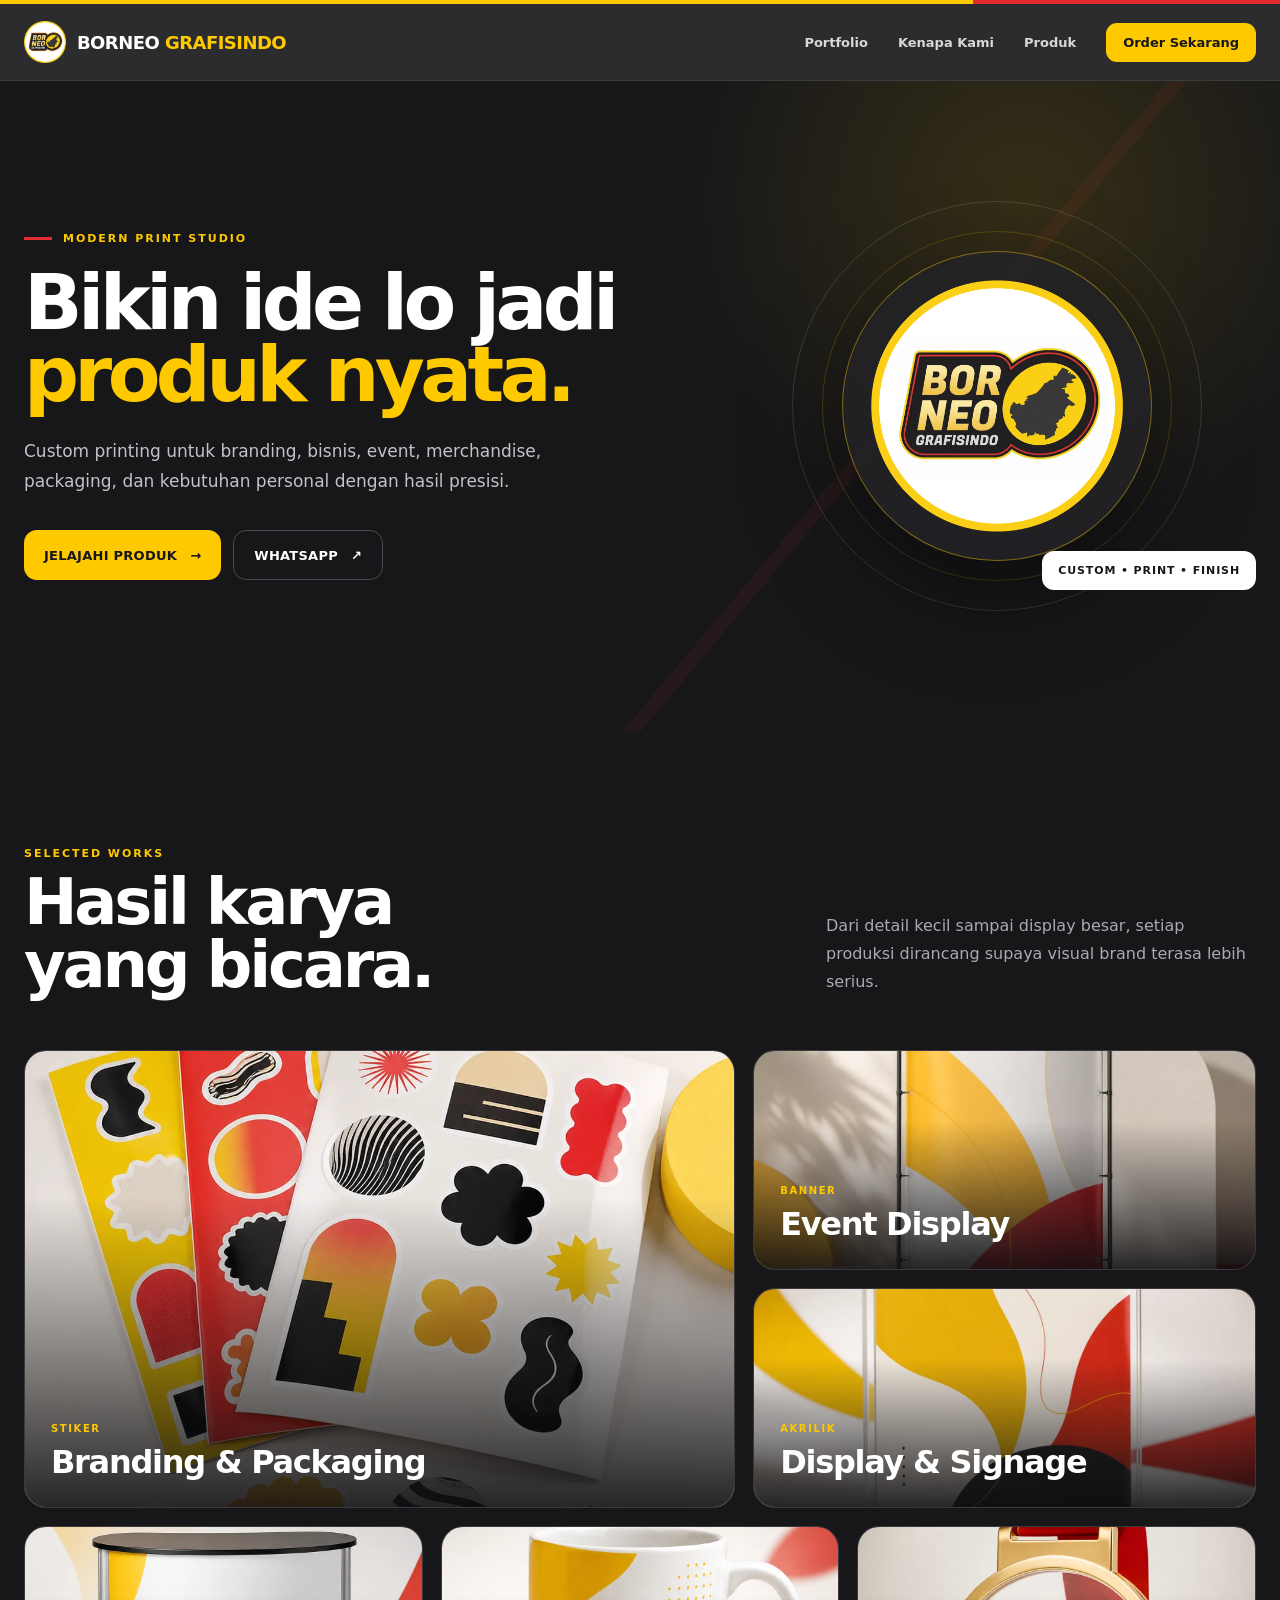
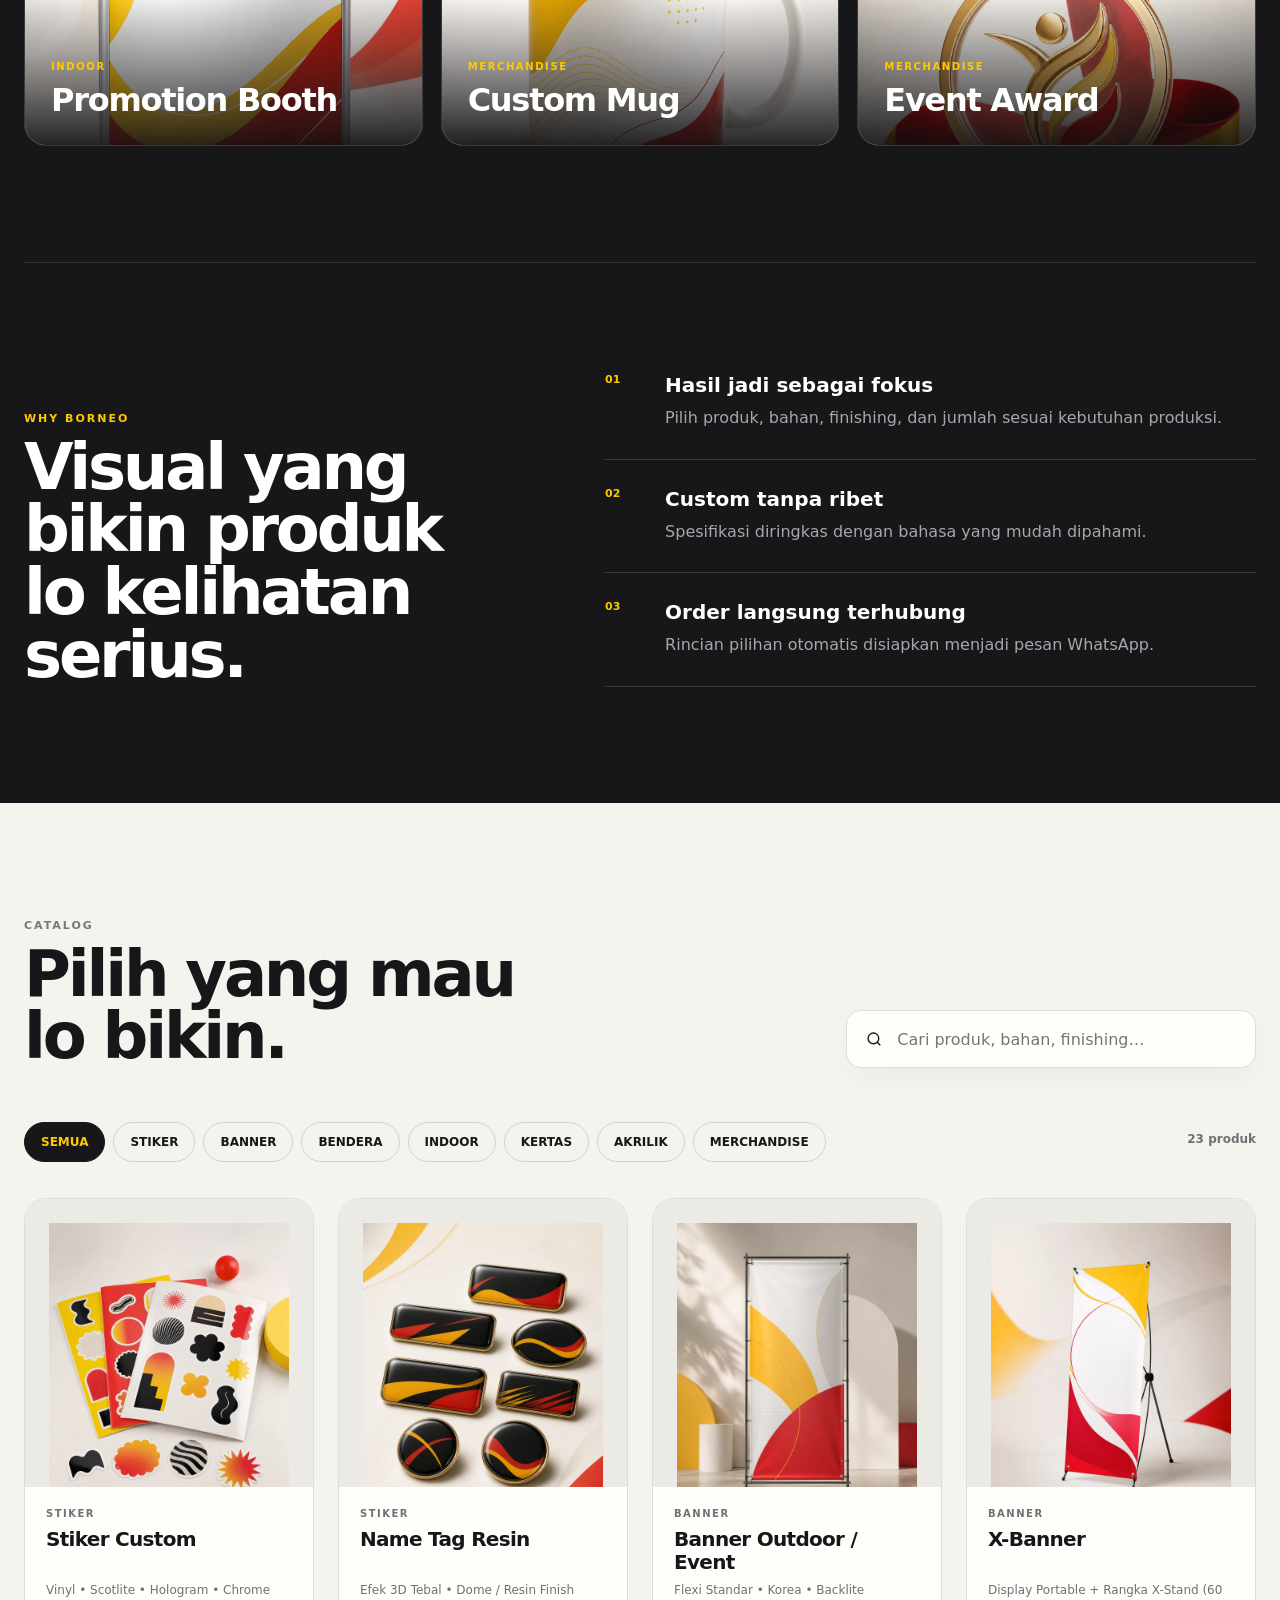
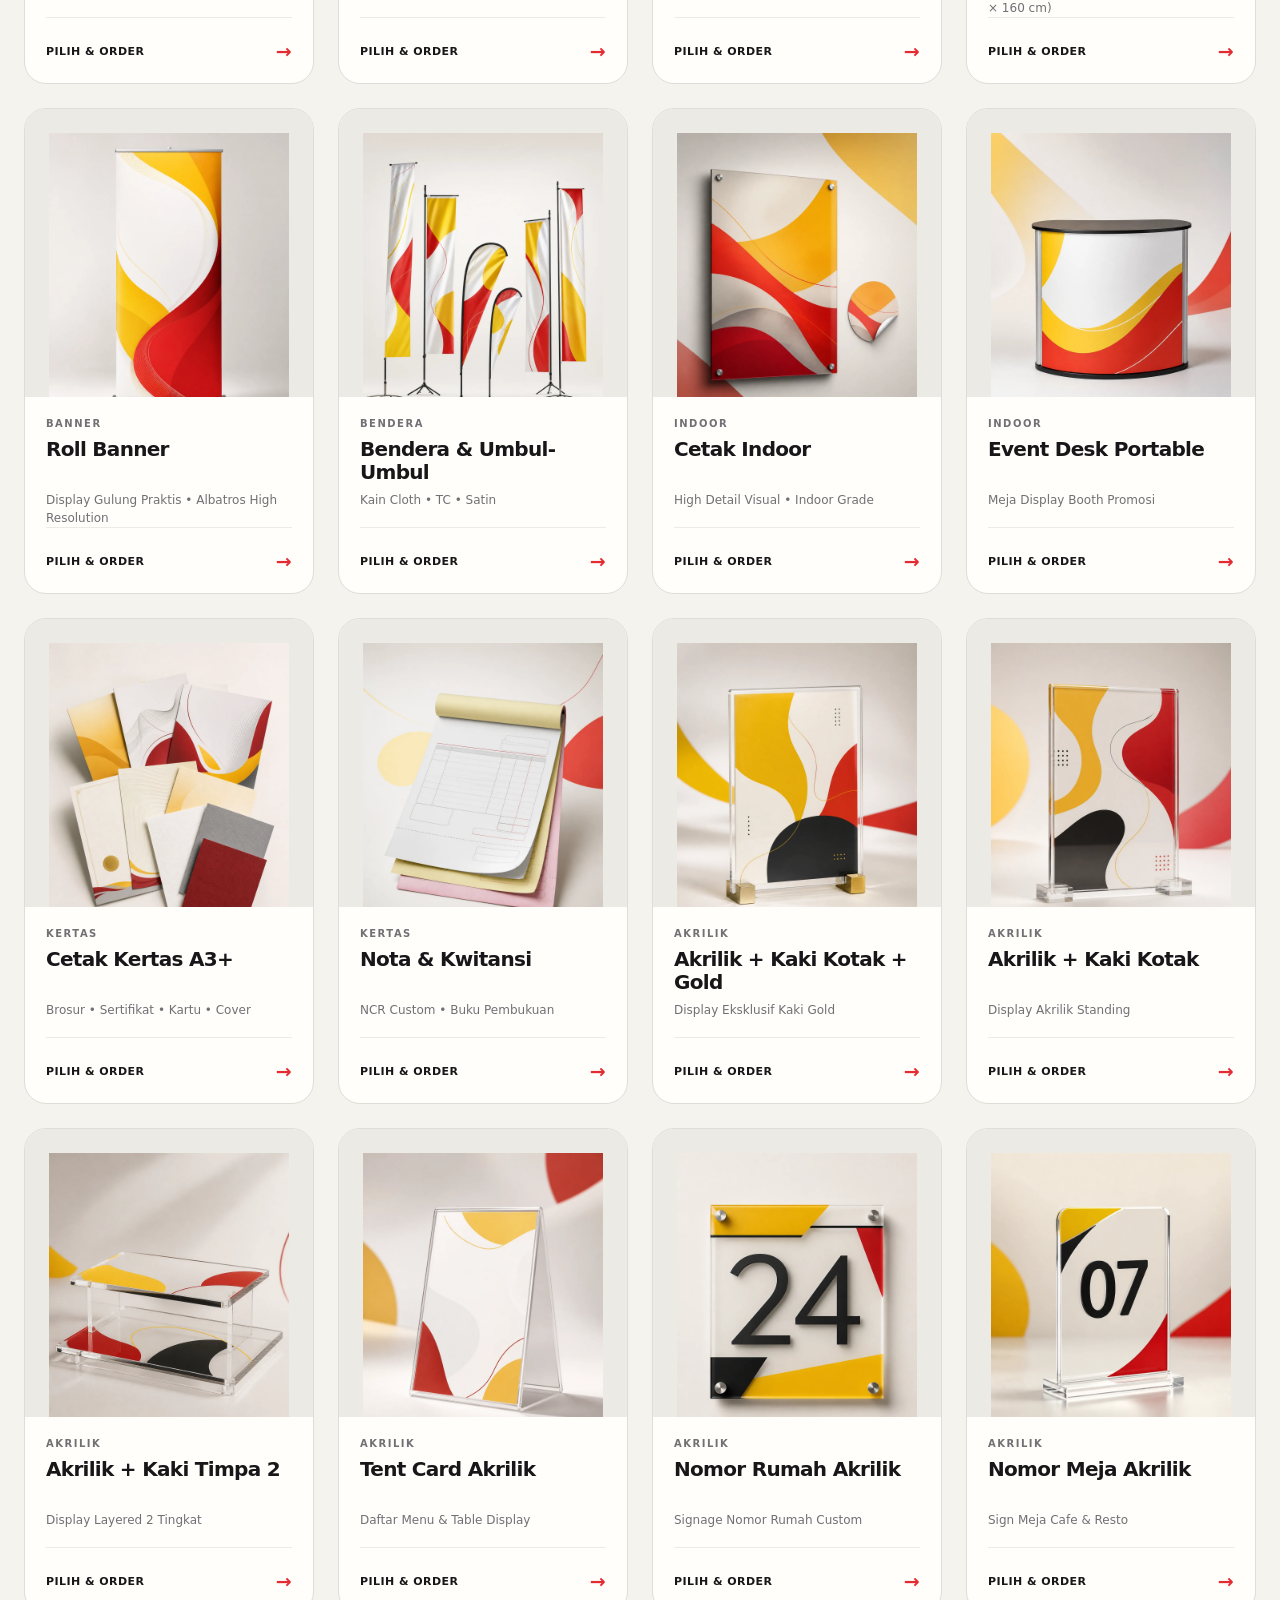
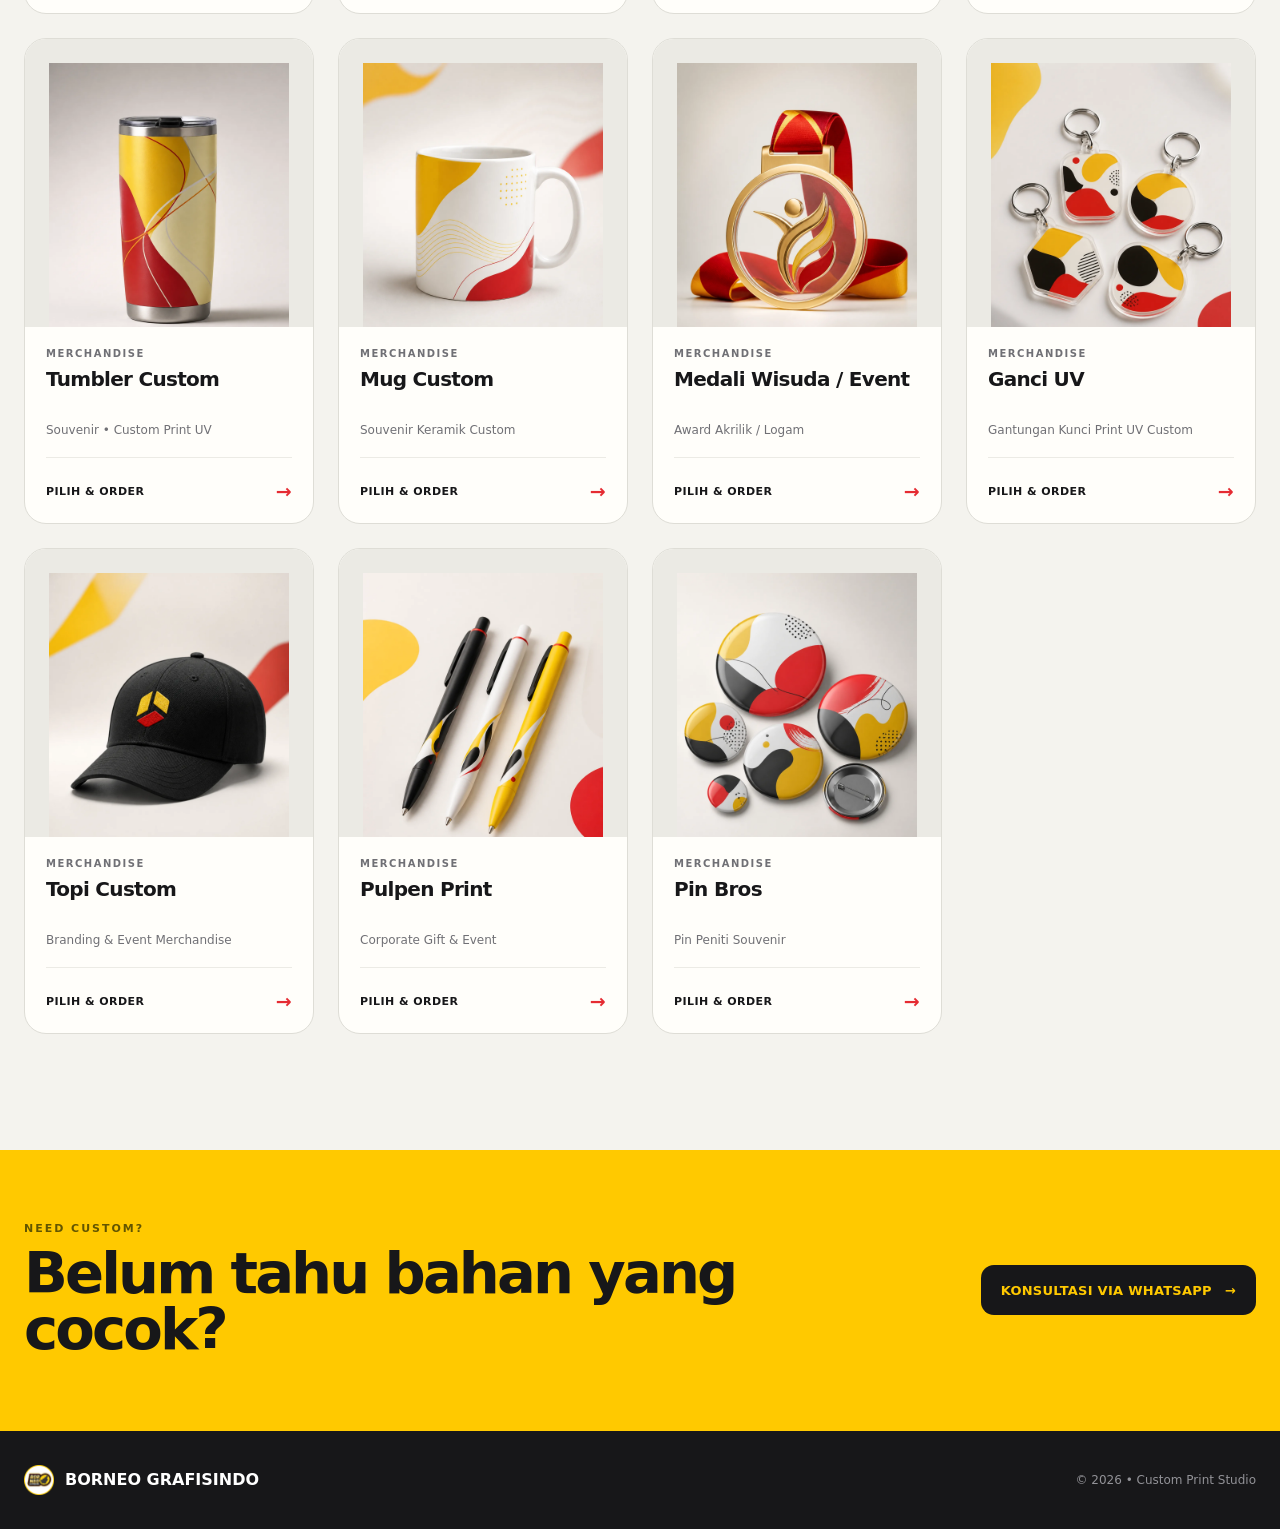
<file: index.html>
<!doctype html>
<html lang="id">
<head>
  <meta charset="utf-8">
  <meta name="viewport" content="width=device-width, initial-scale=1">
  <meta name="description" content="Custom printing untuk branding, bisnis, event, merchandise, dan packaging di Borneo Grafisindo.">
  <meta name="theme-color" content="#171719">
  <title>Borneo Grafisindo — Custom Print Studio</title>
  <link rel="stylesheet" href="style.css">
  <script src="script.js" defer></script>
</head>
<body>
  <a class="skip-link" href="#produk">Lewati ke katalog produk</a>
  <div class="topline" aria-hidden="true"></div>

  <nav class="nav" aria-label="Navigasi utama">
    <div class="container nav-inner">
      <a href="#top" class="brand" aria-label="Borneo Grafisindo, kembali ke atas">
        <img src="images/logo/logo.png" alt="" class="brand-logo" decoding="async">
        <span class="brand-name">BORNEO <strong>GRAFISINDO</strong></span>
      </a>
      <button class="menu-toggle" id="menuToggle" type="button" aria-expanded="false" aria-controls="navLinks">
        <span class="menu-icon" aria-hidden="true"></span>
        <span class="sr-only">Buka menu</span>
      </button>
      <div class="nav-links" id="navLinks">
        <a href="#portfolio">Portfolio</a>
        <a href="#kenapa">Kenapa Kami</a>
        <a href="#produk">Produk</a>
        <a class="nav-order" href="#produk">Order Sekarang</a>
      </div>
    </div>
  </nav>

  <header class="hero" id="top">
    <div class="container hero-inner">
      <div class="hero-copy-wrap">
        <p class="eyebrow">Modern Print Studio</p>
        <h1>Bikin ide lo jadi <span>produk nyata.</span></h1>
        <p class="hero-copy">Custom printing untuk branding, bisnis, event, merchandise, packaging, dan kebutuhan personal dengan hasil presisi.</p>
        <div class="hero-actions">
          <a class="btn btn-primary" href="#produk">Jelajahi Produk <span aria-hidden="true">→</span></a>
          <a class="btn btn-ghost" href="https://wa.me/6282250965219?text=Halo%20Borneo%20Grafisindo%2C%20saya%20mau%20konsultasi." target="_blank" rel="noopener">WhatsApp <span aria-hidden="true">↗</span></a>
        </div>
      </div>
      <div class="hero-art" aria-hidden="true">
        <div class="orbit orbit-one"></div>
        <div class="orbit orbit-two"></div>
        <div class="hero-logo-card"><img src="images/logo/logo.png" alt="" decoding="async"></div>
        <span class="floating-tag">CUSTOM • PRINT • FINISH</span>
      </div>
    </div>
  </header>

  <main>
    <section class="section works" id="portfolio">
      <div class="container">
        <div class="section-heading section-heading-light">
          <div><p class="kicker">Selected Works</p><h2>Hasil karya<br>yang bicara.</h2></div>
          <p class="section-intro">Dari detail kecil sampai display besar, setiap produksi dirancang supaya visual brand terasa lebih serius.</p>
        </div>
        <div class="portfolio-grid">
          <article class="portfolio-card">
            <img src="images/stiker/cover.webp" alt="Mockup hasil cetak stiker custom" loading="lazy" decoding="async">
            <div class="portfolio-caption"><span>STIKER</span><h3>Branding & Packaging</h3></div>
          </article>
          <article class="portfolio-card">
            <img src="images/banner/cover.webp" alt="Mockup hasil cetak banner event" loading="lazy" decoding="async">
            <div class="portfolio-caption"><span>BANNER</span><h3>Event Display</h3></div>
          </article>
          <article class="portfolio-card">
            <img src="images/akrilik/kaki-gold-cover.webp" alt="Mockup hasil display akrilik premium" loading="lazy" decoding="async">
            <div class="portfolio-caption"><span>AKRILIK</span><h3>Display & Signage</h3></div>
          </article>
          <article class="portfolio-card">
            <img src="images/indoor/event-desk-cover.webp" alt="Mockup hasil event desk portable" loading="lazy" decoding="async">
            <div class="portfolio-caption"><span>INDOOR</span><h3>Promotion Booth</h3></div>
          </article>
          <article class="portfolio-card">
            <img src="images/merchandise/mug-cover.webp" alt="Mockup hasil mug custom" loading="lazy" decoding="async">
            <div class="portfolio-caption"><span>MERCHANDISE</span><h3>Custom Mug</h3></div>
          </article>
          <article class="portfolio-card">
            <img src="images/merchandise/medali-cover.webp" alt="Mockup hasil medali custom" loading="lazy" decoding="async">
            <div class="portfolio-caption"><span>MERCHANDISE</span><h3>Event Award</h3></div>
          </article>
        </div>
      </div>
    </section>

    <section class="section why" id="kenapa">
      <div class="container why-grid">
        <div class="section-heading section-heading-light why-heading">
          <div><p class="kicker">Why Borneo</p><h2>Visual yang bikin produk lo kelihatan serius.</h2></div>
        </div>
        <div class="feature-list">
          <article class="feature"><span>01</span><div><h3>Hasil jadi sebagai fokus</h3><p>Pilih produk, bahan, finishing, dan jumlah sesuai kebutuhan produksi.</p></div></article>
          <article class="feature"><span>02</span><div><h3>Custom tanpa ribet</h3><p>Spesifikasi diringkas dengan bahasa yang mudah dipahami.</p></div></article>
          <article class="feature"><span>03</span><div><h3>Order langsung terhubung</h3><p>Rincian pilihan otomatis disiapkan menjadi pesan WhatsApp.</p></div></article>
        </div>
      </div>
    </section>

    <section class="section catalog" id="produk">
      <div class="container">
        <div class="section-heading catalog-heading">
          <div><p class="kicker">Catalog</p><h2>Pilih yang mau<br>lo bikin.</h2></div>
          <label class="search-field" for="search">
            <svg aria-hidden="true" viewBox="0 0 24 24"><circle cx="11" cy="11" r="7"></circle><path d="m20 20-4-4"></path></svg>
            <span class="sr-only">Cari produk</span>
            <input id="search" type="search" placeholder="Cari produk, bahan, finishing…" autocomplete="off">
          </label>
        </div>
        <div class="catalog-toolbar">
          <div class="filters" id="filters" aria-label="Filter kategori"></div>
          <p class="product-count" id="productCount" role="status" aria-live="polite"></p>
        </div>
        <div class="product-grid" id="grid"></div>
      </div>
    </section>

    <section class="cta" id="order">
      <div class="container cta-inner">
        <div><p class="kicker">Need Custom?</p><h2>Belum tahu bahan yang cocok?</h2></div>
        <a class="btn btn-dark" href="https://wa.me/6282250965219?text=Halo%20Borneo%20Grafisindo%2C%20saya%20mau%20konsultasi%20produk%20custom." target="_blank" rel="noopener">Konsultasi via WhatsApp <span aria-hidden="true">→</span></a>
      </div>
    </section>
  </main>

  <footer class="footer">
    <div class="container footer-inner">
      <div class="footer-brand"><img src="images/logo/logo.png" alt="" loading="lazy" decoding="async"><strong>BORNEO GRAFISINDO</strong></div>
      <p>© 2026 • Custom Print Studio</p>
    </div>
  </footer>

  <div class="modal" id="modal" hidden>
    <div class="modal-backdrop" data-close-modal></div>
    <section class="modal-dialog" role="dialog" aria-modal="true" aria-labelledby="modalTitle" aria-describedby="modalSub">
      <button class="modal-close" id="modalClose" type="button" aria-label="Tutup detail produk">×</button>
      <div class="modal-media">
        <div class="modal-media-main">
          <img id="modalImg" alt="" decoding="async">
          <div id="modalFallback" class="image-fallback modal-fallback" hidden></div>
        </div>
        <div class="gallery-dots" id="galleryDots" role="group" aria-label="Galeri produk"></div>
      </div>
      <div class="modal-content">
        <p class="kicker" id="modalCat"></p>
        <h2 id="modalTitle"></h2>
        <p class="modal-sub" id="modalSub"></p>
        <div id="configOptions"></div>
        <div class="form-group" id="sizeGroup">
          <label for="sizeInput">Ukuran <span aria-hidden="true">*</span></label>
          <input id="sizeInput" type="text" placeholder="Contoh: 10 × 10 cm" autocomplete="off">
        </div>
        <div class="form-row">
          <div class="form-group">
            <span class="form-label">Jumlah</span>
            <div class="quantity-control">
              <button id="qtyMinus" type="button" aria-label="Kurangi jumlah">−</button>
              <output id="qty">1</output>
              <button id="qtyPlus" type="button" aria-label="Tambah jumlah">+</button>
            </div>
            <span class="qty-unit" id="qtyUnit"></span>
          </div>
        </div>
        <div class="form-group">
          <label for="notes">Catatan <span class="optional">Opsional</span></label>
          <textarea id="notes" rows="3" placeholder="Warna, deadline, atau detail lain…"></textarea>
        </div>
        <p class="order-error" id="orderError" role="alert" hidden></p>
        <button class="btn btn-primary order-button" id="orderButton" type="button">Order via WhatsApp <span aria-hidden="true">→</span></button>
      </div>
    </section>
  </div>
</body>
</html>
</file>
<file: style.css>
:root {
  --ink: #171719;
  --ink-soft: #232326;
  --paper: #f4f3ee;
  --surface: #fffefa;
  --muted: #707075;
  --line: #deddd6;
  --yellow: #ffc900;
  --red: #e52b32;
  --radius: 22px;
  --container: 1240px;
  --shadow: 0 20px 60px rgba(20, 20, 20, .09);
}

* { box-sizing: border-box; }
html { scroll-behavior: smooth; }
body { margin: 0; background: var(--paper); color: var(--ink); font-family: Inter, ui-sans-serif, system-ui, -apple-system, BlinkMacSystemFont, "Segoe UI", sans-serif; }
body.modal-open { overflow: hidden; }
button, input, textarea { font: inherit; }
button, a { -webkit-tap-highlight-color: transparent; }
button { cursor: pointer; }
a { color: inherit; text-decoration: none; }
img { max-width: 100%; }
.container { width: min(var(--container), calc(100% - 48px)); margin-inline: auto; }
.sr-only { position: absolute; width: 1px; height: 1px; padding: 0; margin: -1px; overflow: hidden; clip: rect(0, 0, 0, 0); white-space: nowrap; border: 0; }
.skip-link { position: fixed; top: 10px; left: 10px; z-index: 100; padding: 12px 16px; background: var(--yellow); color: var(--ink); font-weight: 900; transform: translateY(-150%); }
.skip-link:focus { transform: translateY(0); }
:focus-visible { outline: 3px solid var(--yellow); outline-offset: 4px; }
.topline { height: 4px; background: linear-gradient(90deg, var(--yellow) 0 76%, var(--red) 76%); }

.nav { position: sticky; top: 0; z-index: 40; color: #fff; background: rgba(23, 23, 25, .9); border-bottom: 1px solid rgba(255, 255, 255, .08); backdrop-filter: blur(18px); }
.nav-inner { min-height: 76px; display: flex; align-items: center; justify-content: space-between; gap: 32px; }
.brand { display: inline-flex; align-items: center; gap: 11px; min-width: max-content; }
.brand-logo { width: auto; height: 42px; display: block; object-fit: contain; }
.brand-name { font-size: 18px; font-weight: 900; letter-spacing: -.03em; }
.brand-name strong { color: var(--yellow); }
.nav-links { display: flex; align-items: center; gap: 30px; font-size: 13px; font-weight: 800; }
.nav-links > a:not(.nav-order) { color: #d8d8da; }
.nav-links > a:hover { color: var(--yellow); }
.nav-order { padding: 12px 17px; color: var(--ink); background: var(--yellow); border-radius: 11px; }
.menu-toggle { display: none; width: 44px; height: 44px; border: 1px solid #4c4c50; border-radius: 12px; background: transparent; color: #fff; }
.menu-icon, .menu-icon::before, .menu-icon::after { display: block; width: 20px; height: 2px; margin: auto; background: currentColor; content: ""; transition: transform .2s ease; }
.menu-icon::before { transform: translateY(-6px); }
.menu-icon::after { transform: translateY(4px); }
.menu-toggle[aria-expanded="true"] .menu-icon { background: transparent; }
.menu-toggle[aria-expanded="true"] .menu-icon::before { transform: translateY(2px) rotate(45deg); }
.menu-toggle[aria-expanded="true"] .menu-icon::after { transform: rotate(-45deg); }

.hero { position: relative; overflow: hidden; color: #fff; background: var(--ink); }
.hero::before { position: absolute; inset: 0; pointer-events: none; content: ""; background: radial-gradient(circle at 80% 18%, rgba(255, 201, 0, .13), transparent 30%), linear-gradient(130deg, transparent 0 64%, rgba(229, 43, 50, .07) 64% 65%, transparent 65%); }
.hero-inner { min-height: 650px; display: grid; grid-template-columns: minmax(0, 1.1fr) minmax(360px, .9fr); align-items: center; gap: 80px; position: relative; }
.hero-copy-wrap { padding-block: 90px; }
.eyebrow, .kicker { margin: 0; font-size: 11px; font-weight: 900; letter-spacing: .18em; text-transform: uppercase; }
.eyebrow { display: flex; align-items: center; gap: 11px; color: var(--yellow); }
.eyebrow::before { width: 28px; height: 3px; background: var(--red); content: ""; }
h1 { max-width: 760px; margin: 22px 0 26px; font-size: clamp(52px, 6vw, 84px); line-height: .94; letter-spacing: -.06em; }
h1 span { color: var(--yellow); }
.hero-copy { max-width: 560px; margin: 0; color: #c2c2c7; font-size: 17px; line-height: 1.75; }
.hero-actions { display: flex; flex-wrap: wrap; gap: 12px; margin-top: 34px; }
.btn { min-height: 50px; display: inline-flex; align-items: center; justify-content: center; gap: 13px; padding: 14px 20px; border: 0; border-radius: 13px; font-size: 13px; font-weight: 900; letter-spacing: .02em; text-transform: uppercase; }
.btn-primary { background: var(--yellow); color: var(--ink); }
.btn-primary:hover { background: #ffd532; }
.btn-ghost { border: 1px solid #4a4a4e; color: #fff; background: transparent; }
.btn-dark { color: var(--yellow); background: var(--ink); }
.hero-art { min-height: 440px; display: grid; place-items: center; position: relative; }
.orbit { position: absolute; aspect-ratio: 1; border: 1px solid rgba(255, 255, 255, .13); border-radius: 50%; }
.orbit-one { width: 410px; }
.orbit-two { width: 350px; border-color: rgba(255, 201, 0, .2); }
.hero-logo-card { width: 310px; aspect-ratio: 1; display: grid; place-items: center; z-index: 1; padding: 28px; border: 1px solid rgba(255, 201, 0, .42); border-radius: 50%; background: rgba(35, 35, 38, .88); box-shadow: 0 34px 100px rgba(0, 0, 0, .45); }
.hero-logo-card img { width: 100%; height: 100%; object-fit: contain; }
.floating-tag { position: absolute; right: 0; bottom: 36px; z-index: 2; padding: 13px 16px; border-radius: 12px; background: #fff; color: var(--ink); font-size: 11px; font-weight: 900; letter-spacing: .08em; }

.section { padding-block: 116px; }
.section-heading { display: flex; align-items: end; justify-content: space-between; gap: 60px; margin-bottom: 54px; }
.kicker { color: #77777b; }
.section-heading h2, .cta h2 { margin: 11px 0 0; font-size: clamp(38px, 5vw, 64px); line-height: .98; letter-spacing: -.05em; }
.section-intro { max-width: 430px; margin: 0; color: #aaaab0; line-height: 1.75; }
.section-heading-light { color: #fff; }
.section-heading-light .kicker { color: var(--yellow); }
.works { background: var(--ink); }
.portfolio-grid { display: grid; grid-template-columns: repeat(12, minmax(0, 1fr)); grid-auto-rows: 220px; gap: 18px; }
.portfolio-card { position: relative; overflow: hidden; grid-column: span 4; border: 1px solid #3a3a3e; border-radius: 22px; color: #fff; background: #242426; }
.portfolio-card:first-child { grid-column: span 7; grid-row: span 2; }
.portfolio-card:nth-child(2), .portfolio-card:nth-child(3) { grid-column: span 5; }
.portfolio-card img { width: 100%; height: 100%; display: block; object-fit: cover; transition: transform .45s ease; }
.portfolio-card::after { position: absolute; inset: 32% 0 0; background: linear-gradient(transparent, rgba(12, 12, 14, .88)); content: ""; }
.portfolio-card:hover img { transform: scale(1.035); }
.portfolio-caption { position: absolute; left: 0; right: 0; bottom: 0; z-index: 1; padding: 26px; }
.portfolio-card span { color: var(--yellow); font-size: 10px; font-weight: 900; letter-spacing: .16em; }
.portfolio-card h3 { margin: 7px 0 0; font-size: clamp(20px, 2.5vw, 34px); letter-spacing: -.04em; }
.why { padding-top: 0; background: var(--ink); color: #fff; }
.why-grid { display: grid; grid-template-columns: .85fr 1.15fr; gap: 100px; padding-top: 110px; border-top: 1px solid #343438; }
.why-heading { margin: 0; }
.feature-list { display: grid; }
.feature { display: grid; grid-template-columns: 40px 1fr; gap: 20px; padding: 27px 0; border-bottom: 1px solid #36363a; }
.feature:first-child { padding-top: 0; }
.feature > span { color: var(--yellow); font-size: 11px; font-weight: 900; }
.feature h3 { margin: 0 0 8px; font-size: 20px; }
.feature p { margin: 0; color: #a7a7ac; line-height: 1.65; }

.catalog { background: var(--paper); }
.catalog-heading { align-items: end; }
.search-field { width: min(410px, 100%); height: 58px; display: flex; align-items: center; gap: 12px; padding: 0 18px; border: 1px solid var(--line); border-radius: 15px; background: var(--surface); box-shadow: 0 10px 30px rgba(0, 0, 0, .035); }
.search-field:focus-within { border-color: #d5a900; box-shadow: 0 0 0 4px rgba(255, 201, 0, .14); }
.search-field svg { width: 20px; fill: none; stroke: currentColor; stroke-width: 1.8; }
.search-field input { width: 100%; border: 0; outline: 0; background: transparent; color: var(--ink); }
.catalog-toolbar { min-height: 48px; display: flex; align-items: start; justify-content: space-between; gap: 24px; margin-bottom: 28px; }
.filters { display: flex; flex-wrap: wrap; gap: 8px; }
.filter { min-height: 40px; padding: 9px 16px; border: 1px solid #d3d2cb; border-radius: 999px; background: transparent; color: var(--ink); font-size: 12px; font-weight: 850; }
.filter:hover { border-color: var(--ink); }
.filter.active { border-color: var(--ink); background: var(--ink); color: var(--yellow); }
.product-count { min-width: max-content; margin: 10px 0 0; color: var(--muted); font-size: 12px; font-weight: 800; }
.product-grid { display: grid; grid-template-columns: repeat(4, minmax(0, 1fr)); gap: 24px; }
.product-card { position: relative; min-width: 0; display: flex; flex-direction: column; overflow: hidden; border: 1px solid var(--line); border-radius: var(--radius); background: var(--surface); transition: transform .25s ease, box-shadow .25s ease, border-color .25s ease; }
.product-card:hover { transform: translateY(-5px); border-color: #c9c8c0; box-shadow: var(--shadow); }
.product-open { position: absolute; inset: 0; z-index: 2; width: 100%; padding: 0; border: 0; border-radius: inherit; background: transparent; color: inherit; }
.product-open:focus-visible { outline: 4px solid var(--yellow); outline-offset: -5px; }
.product-photo { position: relative; overflow: hidden; aspect-ratio: 1 / 1; display: grid; place-items: center; padding: 24px; background: #ebeae4; }
.product-photo img { width: 100%; height: 100%; display: block; object-fit: contain; transition: transform .35s ease; }
.product-card:hover .product-photo img { transform: scale(1.035); }
.image-fallback { position: absolute; inset: 0; overflow: hidden; display: flex; flex-direction: column; justify-content: space-between; padding: 24px; background: #e7e6df; color: var(--ink); }
.image-fallback[hidden] { display: none; }
.image-fallback::after { position: absolute; width: 80%; aspect-ratio: 1; right: -35%; bottom: -38%; border: 1px solid rgba(23, 23, 25, .18); border-radius: 50%; content: ""; }
.image-fallback[data-accent="red"]::before { position: absolute; inset: auto 0 0; height: 5px; background: var(--red); content: ""; }
.image-fallback[data-accent="yellow"]::before { position: absolute; inset: auto 0 0; height: 5px; background: var(--yellow); content: ""; }
.fallback-category { position: relative; z-index: 1; font-size: 10px; font-weight: 900; letter-spacing: .18em; }
.fallback-name { position: relative; z-index: 1; max-width: 80%; font-size: clamp(21px, 2.2vw, 30px); font-weight: 900; line-height: 1; letter-spacing: -.045em; }
.fallback-note { position: relative; z-index: 1; color: #747477; font-size: 10px; font-weight: 700; }
.product-body { flex: 1; display: flex; flex-direction: column; padding: 21px; }
.product-category { color: var(--muted); font-size: 10px; font-weight: 900; letter-spacing: .15em; }
.product-body h3 { min-height: 2.3em; margin: 9px 0 7px; font-size: 20px; line-height: 1.15; letter-spacing: -.035em; }
.product-body p { min-height: 3em; margin: 0; color: var(--muted); font-size: 12px; line-height: 1.5; }
.product-action { display: flex; justify-content: space-between; align-items: center; margin-top: auto; padding-top: 22px; border-top: 1px solid #ecebe5; font-size: 11px; font-weight: 900; letter-spacing: .04em; }
.product-action span:last-child { color: var(--red); font-size: 19px; }
.empty-state { grid-column: 1 / -1; padding: 80px 20px; border: 1px dashed #cbc9c0; border-radius: var(--radius); text-align: center; color: var(--muted); }

.cta { padding-block: 72px; background: var(--yellow); }
.cta .kicker { color: #625500; }
.cta-inner { display: flex; align-items: center; justify-content: space-between; gap: 50px; }
.cta h2 { max-width: 720px; font-size: clamp(36px, 4.5vw, 60px); }
.footer { padding-block: 34px; background: var(--ink); color: #929297; }
.footer-inner { display: flex; align-items: center; justify-content: space-between; gap: 24px; }
.footer-brand { display: flex; align-items: center; gap: 11px; color: #fff; }
.footer-brand img { width: auto; height: 30px; }
.footer p { margin: 0; font-size: 12px; }

.modal[hidden] { display: none; }
.modal { position: fixed; inset: 0; z-index: 80; display: grid; place-items: center; padding: 24px; }
.modal-backdrop { position: absolute; inset: 0; background: rgba(0, 0, 0, .72); backdrop-filter: blur(10px); }
.modal-dialog { position: relative; z-index: 1; width: min(1080px, 100%); max-height: calc(100vh - 48px); overflow: auto; display: grid; grid-template-columns: 1.08fr .92fr; border-radius: 26px; background: var(--paper); box-shadow: 0 45px 140px rgba(0, 0, 0, .42); }
.modal-close { position: absolute; top: 16px; right: 16px; z-index: 4; width: 42px; height: 42px; border: 0; border-radius: 50%; background: rgba(255, 255, 255, .9); color: var(--ink); font-size: 24px; line-height: 1; }
.modal-media { min-width: 0; min-height: 600px; display: flex; flex-direction: column; align-items: center; justify-content: center; gap: 16px; padding: 32px; background: #e4e3dc; }
.modal-media-main { position: relative; width: 100%; aspect-ratio: 4 / 3; overflow: hidden; display: grid; place-items: center; border-radius: 18px; background: var(--surface); }
.modal-media-main img { position: absolute; inset: 0; width: 100%; height: 100%; display: block; object-fit: contain; padding: 20px; }
.modal-fallback { justify-content: center; gap: 14px; }
.gallery-dots { min-height: 14px; display: flex; flex-wrap: wrap; justify-content: center; gap: 8px; }
.gallery-dot { width: 10px; height: 10px; padding: 0; border: 0; border-radius: 50%; background: #bbb9b1; }
.gallery-dot.active { width: 26px; border-radius: 99px; background: var(--ink); }
.modal-content { min-width: 0; padding: 48px 38px 38px; }
.modal-content h2 { margin: 9px 0 8px; padding-right: 34px; font-size: clamp(32px, 4vw, 45px); line-height: 1; letter-spacing: -.05em; }
.modal-sub { margin: 0 0 28px; color: var(--muted); line-height: 1.55; }
.option-group, .form-group { margin: 22px 0; }
.option-group-label, .form-group > label, .form-label { display: block; margin-bottom: 9px; color: #65656a; font-size: 10px; font-weight: 900; letter-spacing: .13em; text-transform: uppercase; }
.options { display: flex; flex-wrap: wrap; gap: 7px; }
.option { min-height: 38px; padding: 8px 12px; border: 1px solid #cecdc5; border-radius: 10px; background: var(--surface); color: var(--ink); font-size: 12px; font-weight: 750; }
.option:hover { border-color: #88878a; }
.option.selected { border-color: var(--ink); background: var(--ink); color: var(--yellow); }
.form-group input, .form-group textarea { width: 100%; border: 1px solid #cccbc4; border-radius: 11px; background: var(--surface); color: var(--ink); outline: 0; }
.form-group input { height: 46px; padding: 0 13px; }
.form-group textarea { padding: 12px 13px; resize: vertical; }
.form-group input:focus, .form-group textarea:focus { border-color: #b89600; box-shadow: 0 0 0 3px rgba(255, 201, 0, .15); }
.optional { color: #99989b; font-weight: 600; letter-spacing: 0; text-transform: none; }
.quantity-control { width: max-content; display: inline-flex; align-items: center; overflow: hidden; border: 1px solid #cccbc4; border-radius: 11px; background: var(--surface); }
.quantity-control button { width: 42px; height: 42px; border: 0; background: transparent; font-size: 18px; font-weight: 900; }
.quantity-control button:hover { background: #efeee8; }
.quantity-control output { min-width: 54px; text-align: center; font-weight: 900; }
.qty-unit { margin-left: 10px; color: var(--muted); font-size: 12px; font-weight: 800; }
.order-error { margin: 0 0 12px; color: #b51f27; font-size: 12px; font-weight: 750; }
.order-button { width: 100%; }

@media (max-width: 1040px) {
  .hero-inner { grid-template-columns: 1fr 360px; gap: 36px; }
  .product-grid { grid-template-columns: repeat(2, minmax(0, 1fr)); }
  .product-body h3, .product-body p { min-height: 0; }
  .why-grid { gap: 60px; }
  .modal-dialog { grid-template-columns: 1fr 1fr; }
}

@media (max-width: 780px) {
  .container { width: min(100% - 30px, 680px); }
  .nav-inner { min-height: 68px; }
  .brand-logo { height: 36px; }
  .brand-name { font-size: 15px; }
  .menu-toggle { display: grid; place-items: center; }
  .nav-links { position: absolute; top: 100%; left: 15px; right: 15px; display: none; flex-direction: column; align-items: stretch; gap: 0; padding: 10px; border: 1px solid #414145; border-radius: 16px; background: #202023; box-shadow: 0 24px 60px rgba(0, 0, 0, .3); }
  .nav-links.open { display: flex; }
  .nav-links a { padding: 14px; border-radius: 10px; }
  .nav-order { margin-top: 6px; text-align: center; }
  .hero-inner { min-height: auto; grid-template-columns: 1fr; gap: 0; }
  .hero-copy-wrap { padding: 76px 0 32px; }
  .hero-art { min-height: 330px; }
  .orbit-one { width: min(380px, 90vw); }
  .hero-logo-card { width: 220px; padding: 20px; }
  .floating-tag { right: 5%; bottom: 26px; }
  .section { padding-block: 86px; }
  .section-heading { align-items: start; flex-direction: column; gap: 28px; margin-bottom: 40px; }
  .portfolio-grid { grid-template-columns: repeat(2, minmax(0, 1fr)); grid-auto-rows: 280px; }
  .portfolio-card, .portfolio-card:nth-child(2), .portfolio-card:nth-child(3) { grid-column: span 1; }
  .portfolio-card:first-child { grid-column: span 2; grid-row: span 1; }
  .why-grid { grid-template-columns: 1fr; gap: 44px; padding-top: 80px; }
  .catalog-heading .search-field { width: 100%; }
  .catalog-toolbar { align-items: stretch; flex-direction: column; gap: 4px; }
  .filters { flex-wrap: nowrap; overflow-x: auto; margin-inline: -15px; padding: 0 15px 8px; scrollbar-width: none; }
  .filters::-webkit-scrollbar { display: none; }
  .product-count { margin-top: 8px; }
  .cta-inner { align-items: flex-start; flex-direction: column; }
  .footer-inner { align-items: flex-start; flex-direction: column; }
  .modal { padding: 12px; }
  .modal-dialog { max-height: calc(100vh - 24px); grid-template-columns: 1fr; }
  .modal-close { position: fixed; top: 22px; right: 22px; }
  .modal-media { min-height: auto; padding: 22px; }
  .modal-content { padding: 34px 24px 28px; }
  .order-button { position: sticky; bottom: 0; z-index: 3; box-shadow: 0 -10px 24px rgba(244, 243, 238, .9); }
}

@media (max-width: 520px) {
  h1 { font-size: 48px; }
  .hero-actions { align-items: stretch; flex-direction: column; }
  .hero-actions .btn { width: 100%; }
  .product-grid { grid-template-columns: 1fr; gap: 18px; }
  .portfolio-grid { grid-template-columns: 1fr; grid-auto-rows: 300px; }
  .portfolio-card, .portfolio-card:first-child, .portfolio-card:nth-child(2), .portfolio-card:nth-child(3) { grid-column: 1; grid-row: auto; }
  .product-photo { padding: 28px; }
  .modal-media-main { aspect-ratio: 1 / 1; }
  .modal-media-main img { padding: 14px; }
  .modal-close { top: 22px; right: 22px; }
}

@media (prefers-reduced-motion: reduce) {
  *, *::before, *::after { scroll-behavior: auto !important; transition-duration: .01ms !important; animation-duration: .01ms !important; animation-iteration-count: 1 !important; }
}
</file>
